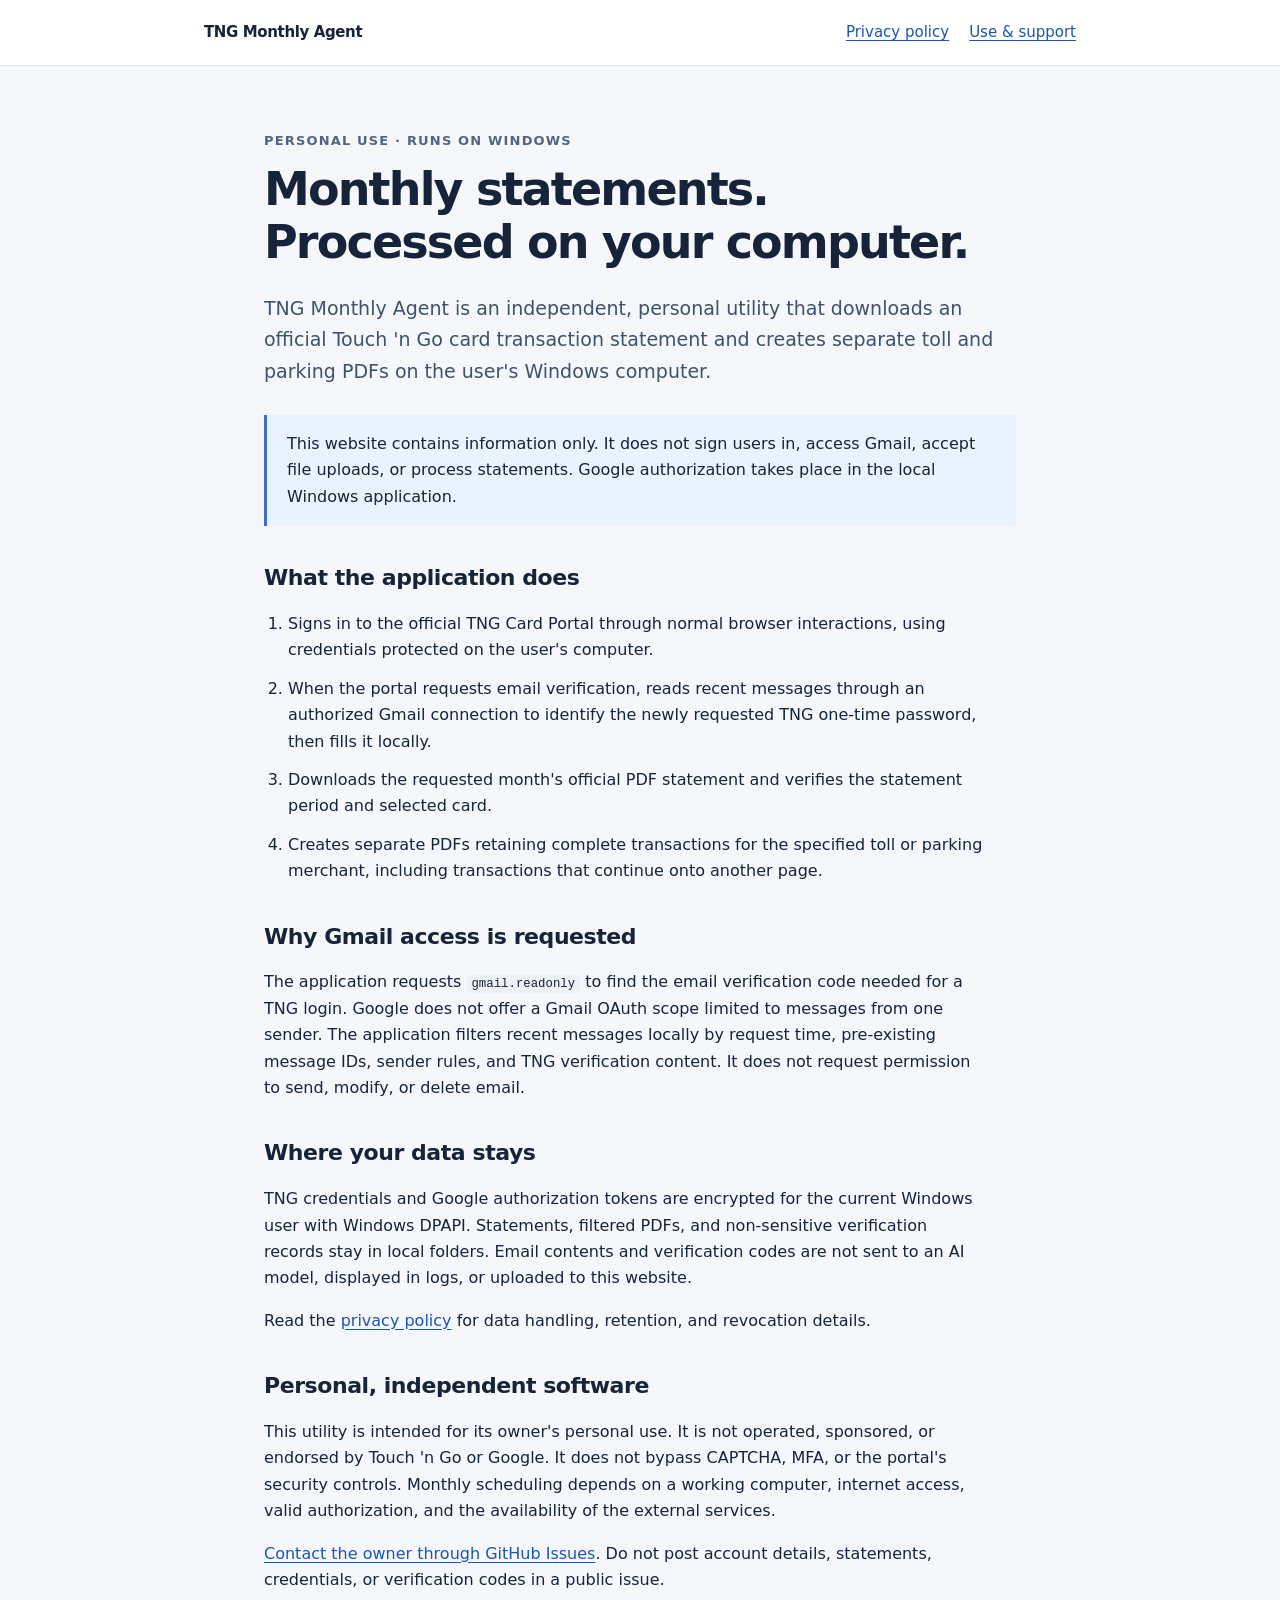
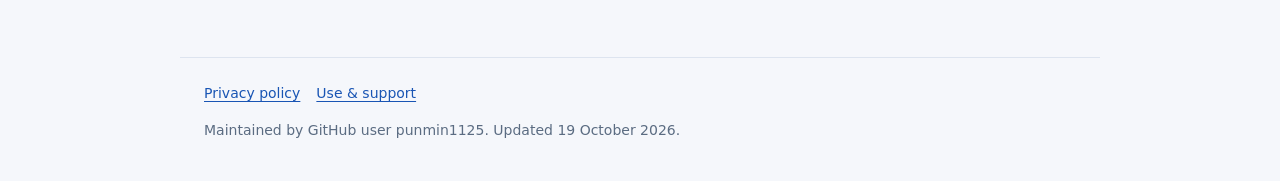
<file: index.html>
<!doctype html>
<html lang="en"><head><meta charset="utf-8"><meta name="viewport" content="width=device-width,initial-scale=1"><meta name="description" content="TNG Monthly Agent is an independent personal Windows utility for retrieving and filtering Touch 'n Go card statements. Gmail is used locally to retrieve login verification codes."><title>TNG Monthly Agent — Personal Windows utility</title><link rel="stylesheet" href="style.css"></head>
<body><header><nav aria-label="Main navigation"><a class="brand" href="./">TNG Monthly Agent</a><div><a href="privacy.html">Privacy policy</a><a href="terms.html">Use &amp; support</a></div></nav></header>
<main><div class="eyebrow">Personal use · Runs on Windows</div><h1>Monthly statements.<br>Processed on your computer.</h1><p class="lead">TNG Monthly Agent is an independent, personal utility that downloads an official Touch 'n Go card transaction statement and creates separate toll and parking PDFs on the user's Windows computer.</p>
<div class="notice">This website contains information only. It does not sign users in, access Gmail, accept file uploads, or process statements. Google authorization takes place in the local Windows application.</div>
<h2>What the application does</h2><ol class="steps"><li>Signs in to the official TNG Card Portal through normal browser interactions, using credentials protected on the user's computer.</li><li>When the portal requests email verification, reads recent messages through an authorized Gmail connection to identify the newly requested TNG one-time password, then fills it locally.</li><li>Downloads the requested month's official PDF statement and verifies the statement period and selected card.</li><li>Creates separate PDFs retaining complete transactions for the specified toll or parking merchant, including transactions that continue onto another page.</li></ol>
<h2>Why Gmail access is requested</h2><p>The application requests <code>gmail.readonly</code> to find the email verification code needed for a TNG login. Google does not offer a Gmail OAuth scope limited to messages from one sender. The application filters recent messages locally by request time, pre-existing message IDs, sender rules, and TNG verification content. It does not request permission to send, modify, or delete email.</p>
<h2>Where your data stays</h2><p>TNG credentials and Google authorization tokens are encrypted for the current Windows user with Windows DPAPI. Statements, filtered PDFs, and non-sensitive verification records stay in local folders. Email contents and verification codes are not sent to an AI model, displayed in logs, or uploaded to this website.</p><p>Read the <a href="privacy.html">privacy policy</a> for data handling, retention, and revocation details.</p>
<h2>Personal, independent software</h2><p>This utility is intended for its owner's personal use. It is not operated, sponsored, or endorsed by Touch 'n Go or Google. It does not bypass CAPTCHA, MFA, or the portal's security controls. Monthly scheduling depends on a working computer, internet access, valid authorization, and the availability of the external services.</p><p><a href="https://github.com/punmin1125/punmin1125.github.io/issues">Contact the owner through GitHub Issues</a>. Do not post account details, statements, credentials, or verification codes in a public issue.</p></main>
<footer><a href="privacy.html">Privacy policy</a><a href="terms.html">Use &amp; support</a><p>Maintained by GitHub user punmin1125. Updated 19 October 2026.</p></footer></body></html>
</file>
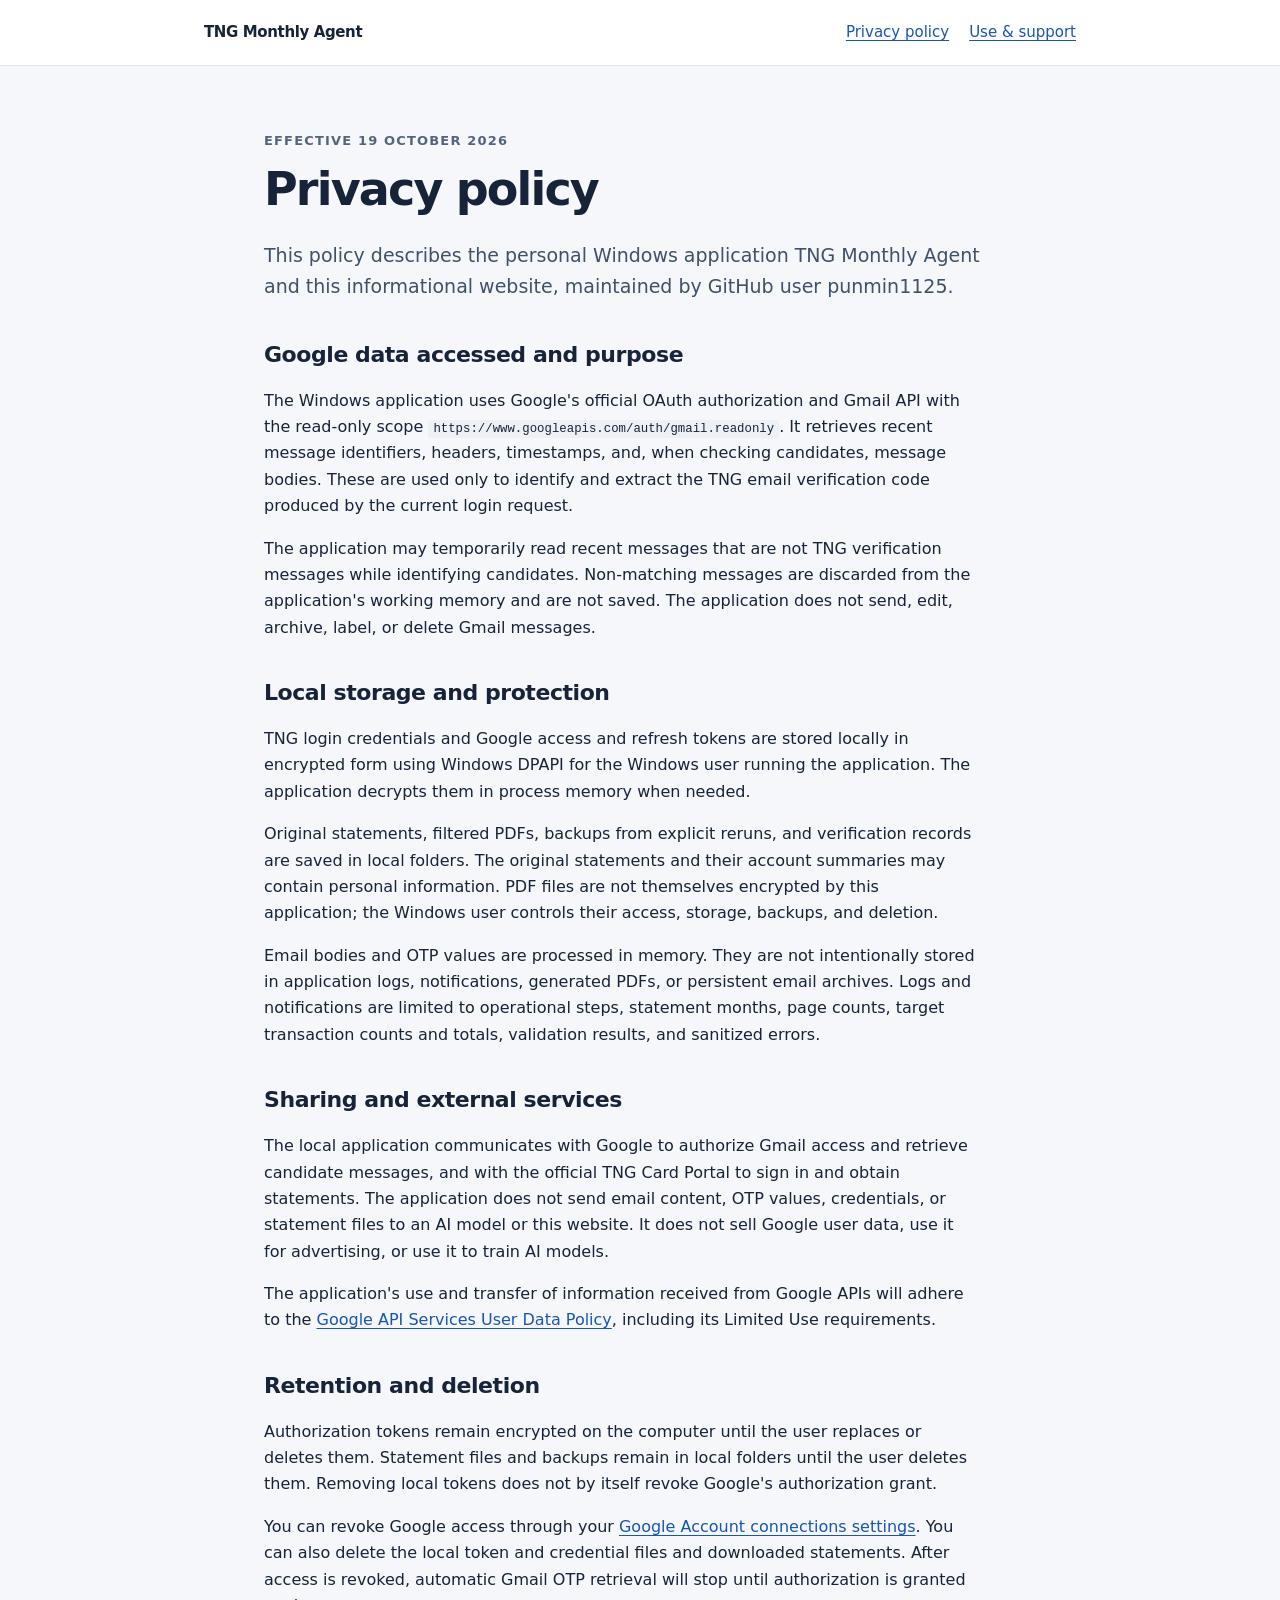
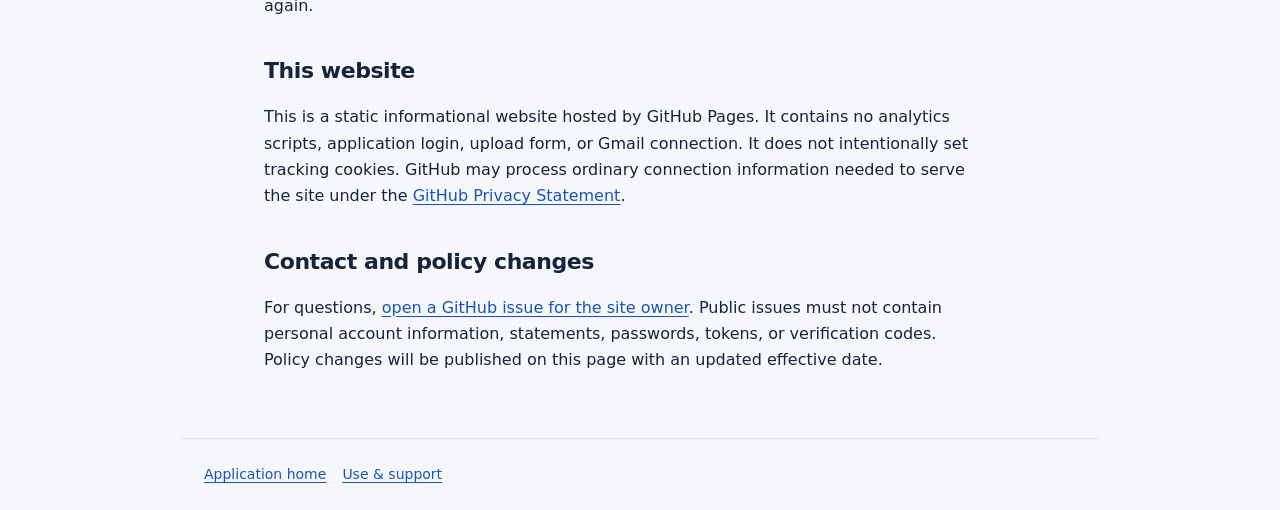
<file: privacy.html>
<!doctype html>
<html lang="en"><head><meta charset="utf-8"><meta name="viewport" content="width=device-width,initial-scale=1"><meta name="description" content="How the personal TNG Monthly Agent handles Gmail verification messages, local credentials, and transaction statements."><title>Privacy policy — TNG Monthly Agent</title><link rel="stylesheet" href="style.css"></head>
<body><header><nav aria-label="Main navigation"><a class="brand" href="./">TNG Monthly Agent</a><div><a href="privacy.html" aria-current="page">Privacy policy</a><a href="terms.html">Use &amp; support</a></div></nav></header>
<main><div class="eyebrow">Effective 19 October 2026</div><h1>Privacy policy</h1><p class="lead">This policy describes the personal Windows application TNG Monthly Agent and this informational website, maintained by GitHub user punmin1125.</p>
<h2>Google data accessed and purpose</h2><p>The Windows application uses Google's official OAuth authorization and Gmail API with the read-only scope <code>https://www.googleapis.com/auth/gmail.readonly</code>. It retrieves recent message identifiers, headers, timestamps, and, when checking candidates, message bodies. These are used only to identify and extract the TNG email verification code produced by the current login request.</p><p>The application may temporarily read recent messages that are not TNG verification messages while identifying candidates. Non-matching messages are discarded from the application's working memory and are not saved. The application does not send, edit, archive, label, or delete Gmail messages.</p>
<h2>Local storage and protection</h2><p>TNG login credentials and Google access and refresh tokens are stored locally in encrypted form using Windows DPAPI for the Windows user running the application. The application decrypts them in process memory when needed.</p><p>Original statements, filtered PDFs, backups from explicit reruns, and verification records are saved in local folders. The original statements and their account summaries may contain personal information. PDF files are not themselves encrypted by this application; the Windows user controls their access, storage, backups, and deletion.</p><p>Email bodies and OTP values are processed in memory. They are not intentionally stored in application logs, notifications, generated PDFs, or persistent email archives. Logs and notifications are limited to operational steps, statement months, page counts, target transaction counts and totals, validation results, and sanitized errors.</p>
<h2>Sharing and external services</h2><p>The local application communicates with Google to authorize Gmail access and retrieve candidate messages, and with the official TNG Card Portal to sign in and obtain statements. The application does not send email content, OTP values, credentials, or statement files to an AI model or this website. It does not sell Google user data, use it for advertising, or use it to train AI models.</p><p>The application's use and transfer of information received from Google APIs will adhere to the <a href="https://developers.google.com/terms/api-services-user-data-policy">Google API Services User Data Policy</a>, including its Limited Use requirements.</p>
<h2>Retention and deletion</h2><p>Authorization tokens remain encrypted on the computer until the user replaces or deletes them. Statement files and backups remain in local folders until the user deletes them. Removing local tokens does not by itself revoke Google's authorization grant.</p><p>You can revoke Google access through your <a href="https://myaccount.google.com/connections">Google Account connections settings</a>. You can also delete the local token and credential files and downloaded statements. After access is revoked, automatic Gmail OTP retrieval will stop until authorization is granted again.</p>
<h2>This website</h2><p>This is a static informational website hosted by GitHub Pages. It contains no analytics scripts, application login, upload form, or Gmail connection. It does not intentionally set tracking cookies. GitHub may process ordinary connection information needed to serve the site under the <a href="https://docs.github.com/en/site-policy/privacy-policies/github-general-privacy-statement">GitHub Privacy Statement</a>.</p>
<h2>Contact and policy changes</h2><p>For questions, <a href="https://github.com/punmin1125/punmin1125.github.io/issues">open a GitHub issue for the site owner</a>. Public issues must not contain personal account information, statements, passwords, tokens, or verification codes. Policy changes will be published on this page with an updated effective date.</p></main>
<footer><a href="./">Application home</a><a href="terms.html">Use &amp; support</a></footer></body></html>
</file>
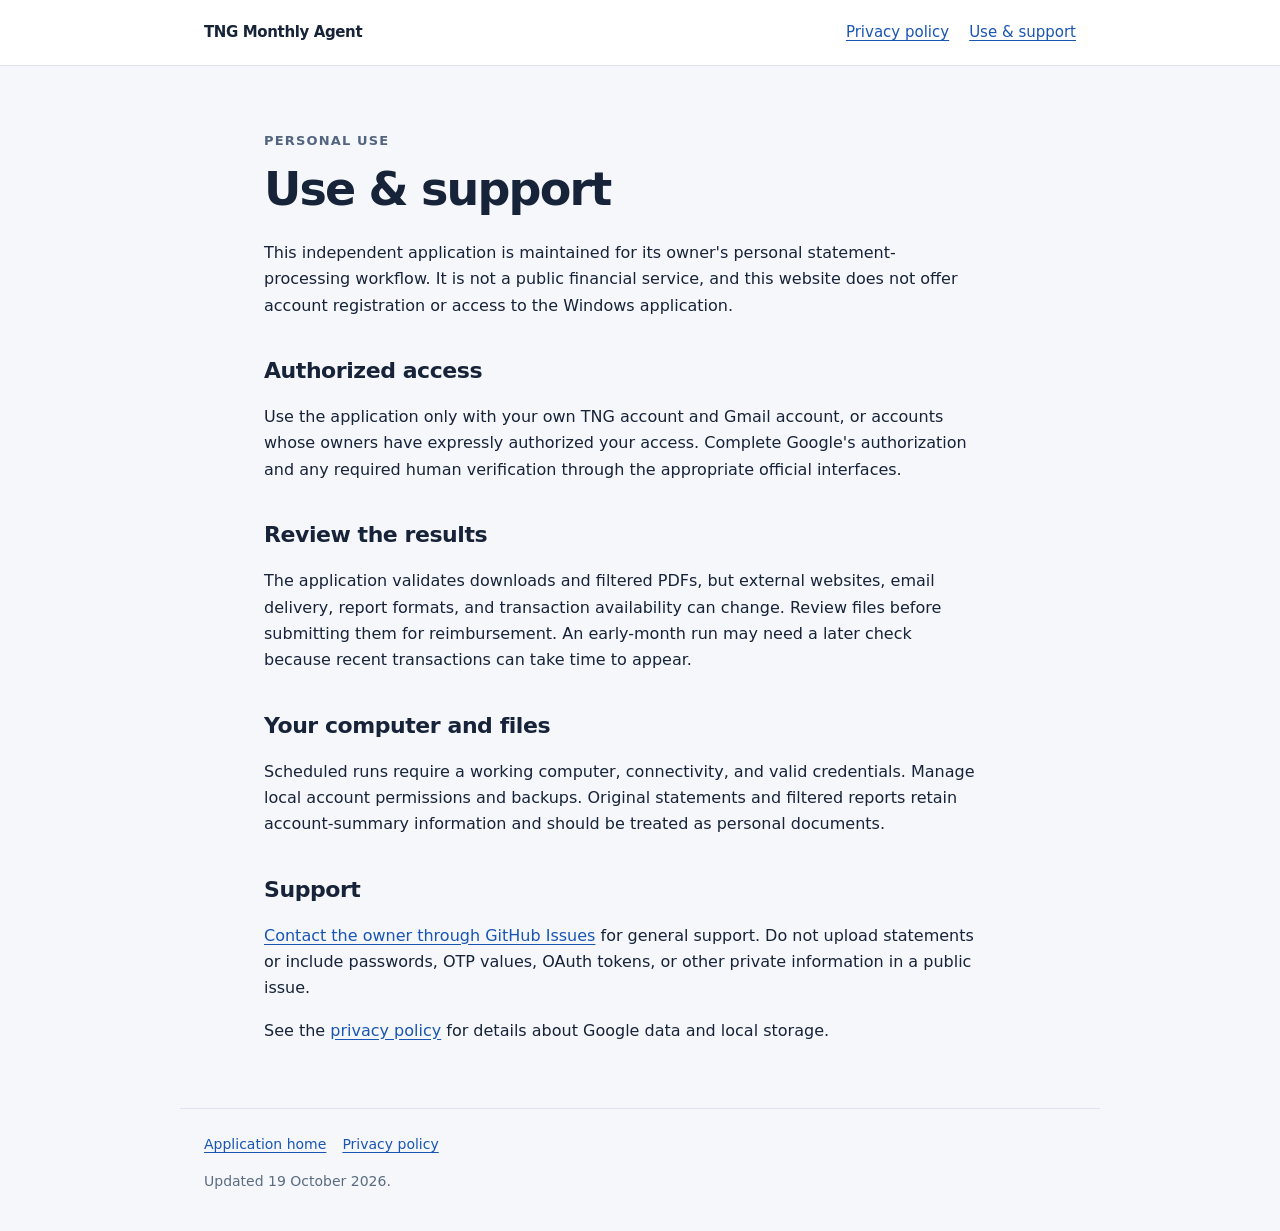
<file: terms.html>
<!doctype html>
<html lang="en"><head><meta charset="utf-8"><meta name="viewport" content="width=device-width,initial-scale=1"><meta name="description" content="Personal-use information and support for TNG Monthly Agent."><title>Use &amp; support — TNG Monthly Agent</title><link rel="stylesheet" href="style.css"></head>
<body><header><nav aria-label="Main navigation"><a class="brand" href="./">TNG Monthly Agent</a><div><a href="privacy.html">Privacy policy</a><a href="terms.html" aria-current="page">Use &amp; support</a></div></nav></header>
<main><div class="eyebrow">Personal use</div><h1>Use &amp; support</h1><p>This independent application is maintained for its owner's personal statement-processing workflow. It is not a public financial service, and this website does not offer account registration or access to the Windows application.</p><h2>Authorized access</h2><p>Use the application only with your own TNG account and Gmail account, or accounts whose owners have expressly authorized your access. Complete Google's authorization and any required human verification through the appropriate official interfaces.</p><h2>Review the results</h2><p>The application validates downloads and filtered PDFs, but external websites, email delivery, report formats, and transaction availability can change. Review files before submitting them for reimbursement. An early-month run may need a later check because recent transactions can take time to appear.</p><h2>Your computer and files</h2><p>Scheduled runs require a working computer, connectivity, and valid credentials. Manage local account permissions and backups. Original statements and filtered reports retain account-summary information and should be treated as personal documents.</p><h2>Support</h2><p><a href="https://github.com/punmin1125/punmin1125.github.io/issues">Contact the owner through GitHub Issues</a> for general support. Do not upload statements or include passwords, OTP values, OAuth tokens, or other private information in a public issue.</p><p>See the <a href="privacy.html">privacy policy</a> for details about Google data and local storage.</p></main><footer><a href="./">Application home</a><a href="privacy.html">Privacy policy</a><p>Updated 19 October 2026.</p></footer></body></html>
</file>
<file: style.css>
:root{color-scheme:light;font-family:system-ui,-apple-system,"Segoe UI",sans-serif;color:#172338;background:#f5f7fb;line-height:1.65}*{box-sizing:border-box}body{margin:0}header{background:#fff;border-bottom:1px solid #dde4ef}nav{max-width:920px;margin:auto;padding:20px 24px;display:flex;align-items:center;justify-content:space-between;gap:20px;flex-wrap:wrap}.brand{font-weight:750;letter-spacing:-.025em;color:#172338;text-decoration:none}nav div{display:flex;gap:20px;flex-wrap:wrap}a{color:#1955b4;text-underline-offset:3px}nav a{font-size:15px}main{max-width:800px;margin:0 auto;padding:64px 24px 48px}h1{font-size:clamp(30px,6vw,46px);line-height:1.15;letter-spacing:-.04em;margin:12px 0 24px}h2{font-size:22px;line-height:1.3;margin-top:38px;letter-spacing:-.02em}p,li{max-width:70ch}.eyebrow{font-size:13px;letter-spacing:.09em;text-transform:uppercase;font-weight:700;color:#53657e}.lead{font-size:19px;color:#40516a}.notice{background:#eaf1ff;border-left:3px solid #3d6fc4;padding:16px 20px;margin:28px 0}.steps{padding-left:24px}.steps li{margin:12px 0}.muted{color:#5b6c82}footer{max-width:920px;margin:auto;padding:24px;border-top:1px solid #dde4ef;font-size:14px;color:#5b6c82}footer a{margin-right:16px}code{font-size:.95em;background:#edf0f5;padding:2px 5px;border-radius:4px}:focus-visible{outline:3px solid #80aafa;outline-offset:4px}@media(max-width:480px){main{padding-top:36px}nav div{gap:14px}}
</file>
